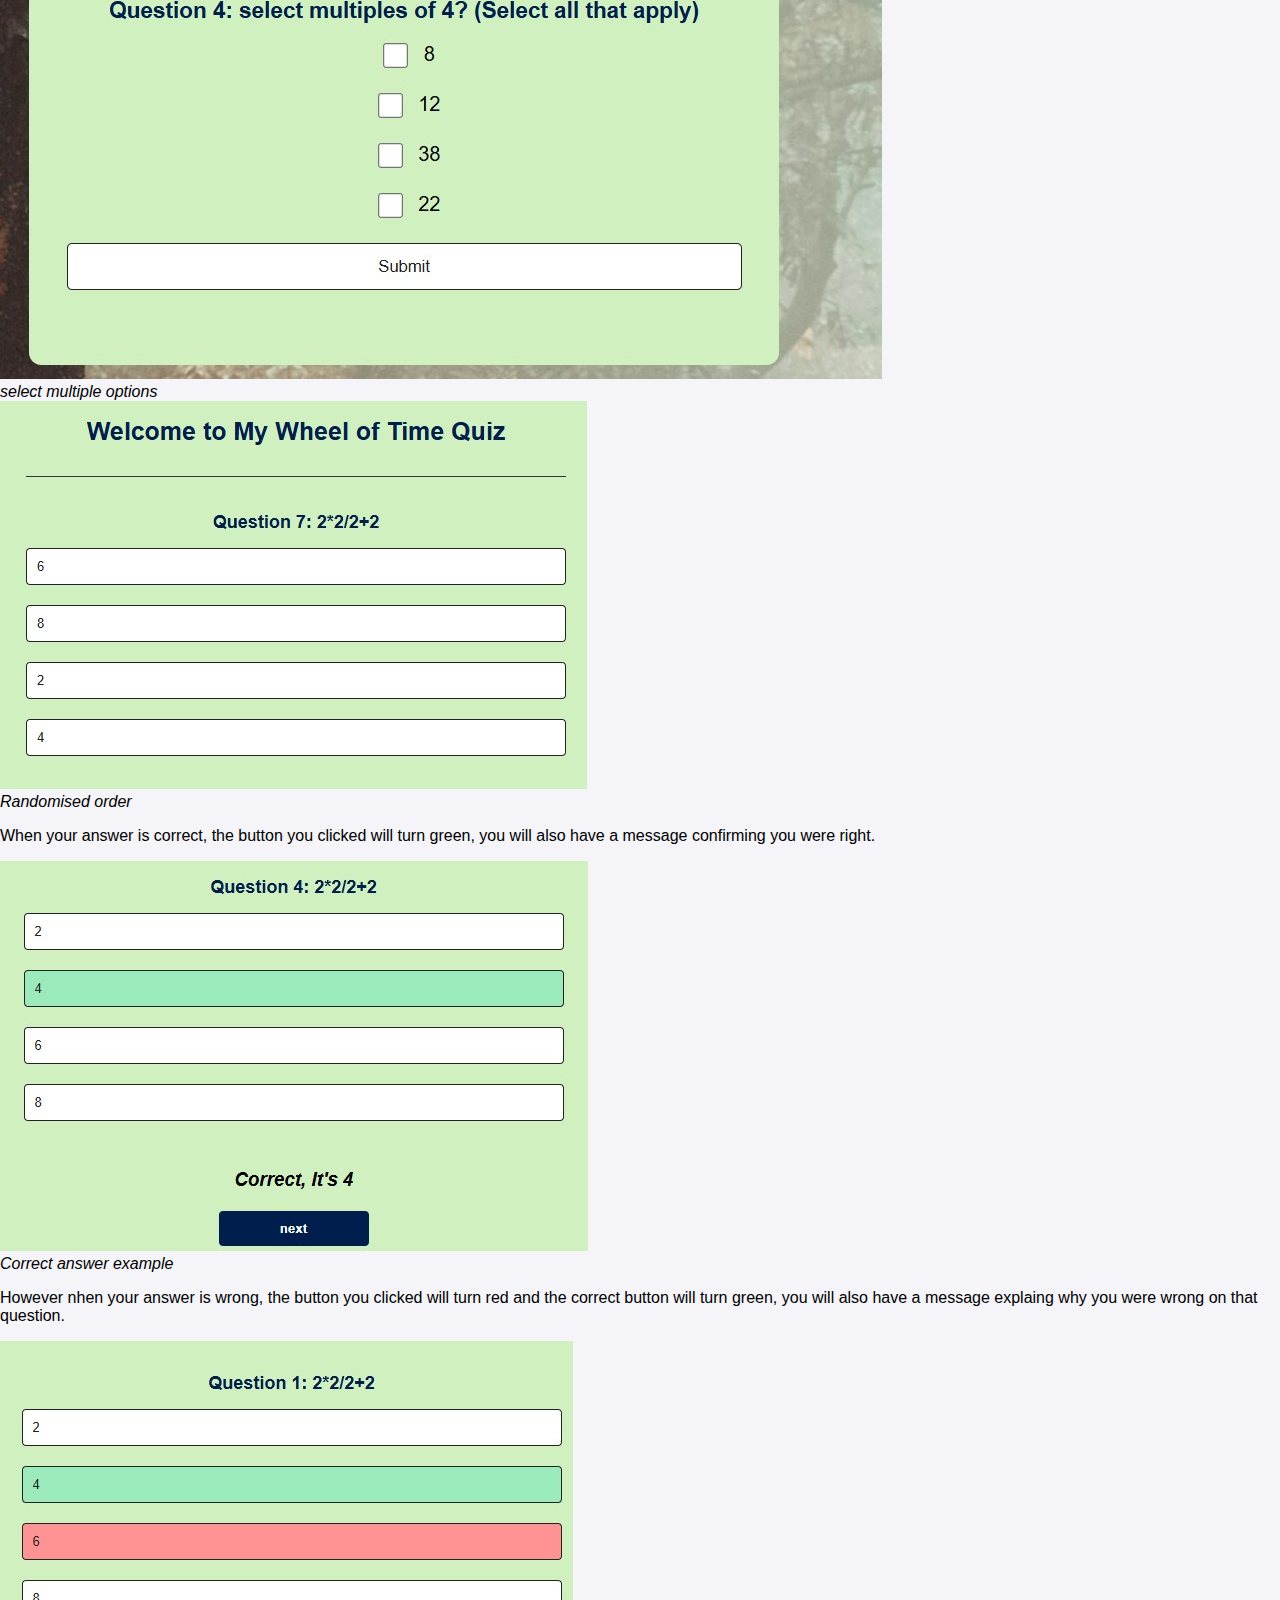
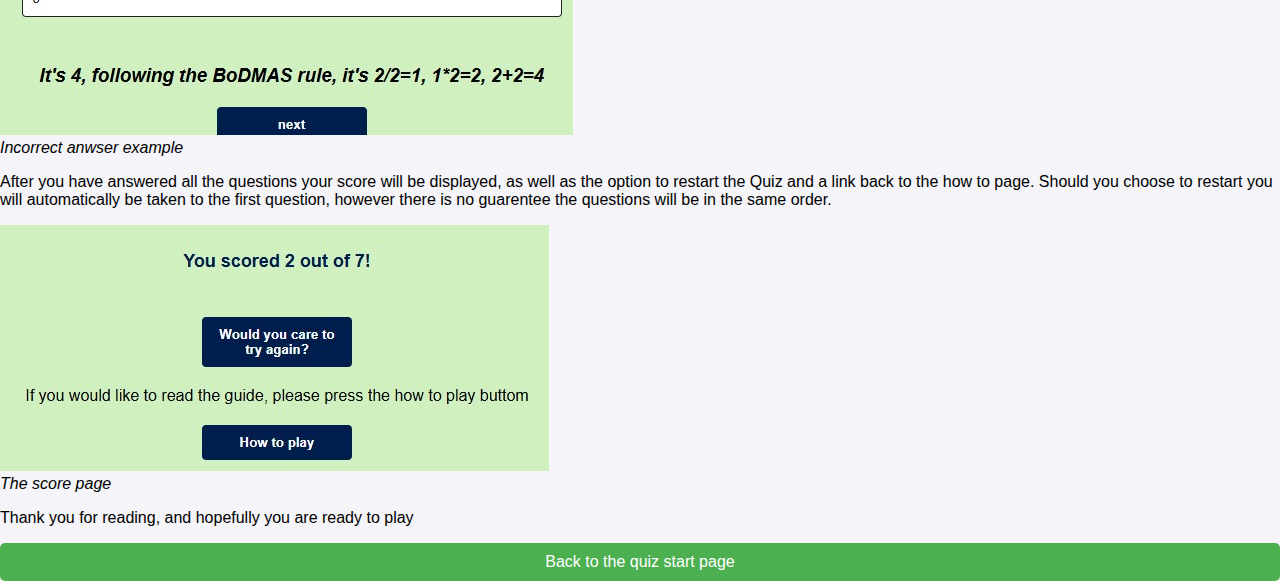
<file: howto.html>
<!DOCTYPE html>
<html lang="en" xmlns="http://www.w3.org/1999/xhtml">
   <head>
      <meta charset="utf-8">
      <meta name="author" content="Daniel Flatt">
      <meta name="description" content="Wheel of Time Quiz">
      <meta name="keywords" content="Wheel of Time, Dragon Reborn, Quiz, Robert Jordan">
      <meta name="viewport" content="width=device-width, initial-scale=1.0">
      <link rel="stylesheet" href="style.css">
      <title>Wheel of Time Quiz - how to play</title>
   </head>
   <body>
      <div class="container">
         <div class="app">
            <h1>Welcome to My Wheel of Time Quiz</h1>
            <p>Welcome to the 'How to play guide', if you wish to go back to the start  page for the quiz you can
               <a href="index.html">click here</a>, otherwise please read the instructions until you feel comfortable playing.
            </p>
            <br>
            <p>The image below show's the start page, you can either click the start button to begin the game or go to the how to play guide.</p>
            <img src="images/welcome.jpg" alt="Start page">
            <br>
            <i>The start page</i>
            <p>The question format is a simple click the button with the answer you think is correct. the options are either <b>true or false</b>, <b>select one answer out of multiple options</b>, or <b>select multiple options</b></p>
            <img src="images/question.jpg" alt="Multiple choice question">
            <br>
            <i>multiple choice questions</i>
            <br>
            <img src="images/truefalse.jpg" loading="lazy" alt="True or False question">
            <br>
            <i>true or false questions</i>
            <br>
            <img src="images/multipleanswers.jpg" loading="lazy" alt="select more than one answer">
            <br>
            <i>select multiple options</i>
            <br>
            <img src="images/randomised.jpg" loading="lazy" alt="Random question order">
            <br>
            <i>Randomised order</i>
            <p>When your answer is correct, the button you clicked will turn green, you will also have a message confirming you were right. </p>
            <img src="images/correct.jpg" loading="lazy"  alt="how a correct looks">
            <br>
            <i>Correct answer example</i>
            <p>However nhen your answer is wrong, the button you clicked will turn red and the correct button will turn green, you will also have a message explaing why you were wrong on that question.</p>
            <img src="images/wrong.jpg" loading="lazy"  alt="how a wrong answer look">
            <br>
            <i>Incorrect anwser example</i>
            <p>After you have answered all the questions your score will be displayed, as well as the option to restart the Quiz and a link back to the how to page. Should you choose to restart you will automatically be taken to the first question, however there is no guarentee the questions will be in the same order.</p>
            <img src="images/score.jpg" loading="lazy"  alt="the final pagee">
            <br>
            <i>The score page</i>
            <p>Thank you for reading, and hopefully you are ready to play</p>
            <button class="guide" onclick="window.location.href='index.html'">Back to the quiz start page</button>
         </div>
      </div>
   </body>
</html>
</file>
<file: style.css>
body {
    font-family: Arial, sans-serif;
    background-color: #f4f4f9;
    display: flex;
    justify-content: center;
    align-items: center;
    height: 100vh;
    margin: 0;
}

.quiz-container {
    background-color: white;
    padding: 20px;
    border-radius: 10px;
    box-shadow: 0 4px 8px rgba(0, 0, 0, 0.1);
    width: 300px;
}

h1 {
    text-align: center;
    font-size: 24px;
    margin-bottom: 20px;
}

.question {
    margin-bottom: 15px;
}

button {
    width: 100%;
    padding: 10px;
    background-color: #4CAF50;
    color: white;
    border: none;
    border-radius: 5px;
    cursor: pointer;
    font-size: 16px;
}

button:hover {
    background-color: #45a049;
}

#result {
    margin-top: 20px;
    text-align: center;
    font-size: 18px;
    font-weight: bold;
}
</file>
